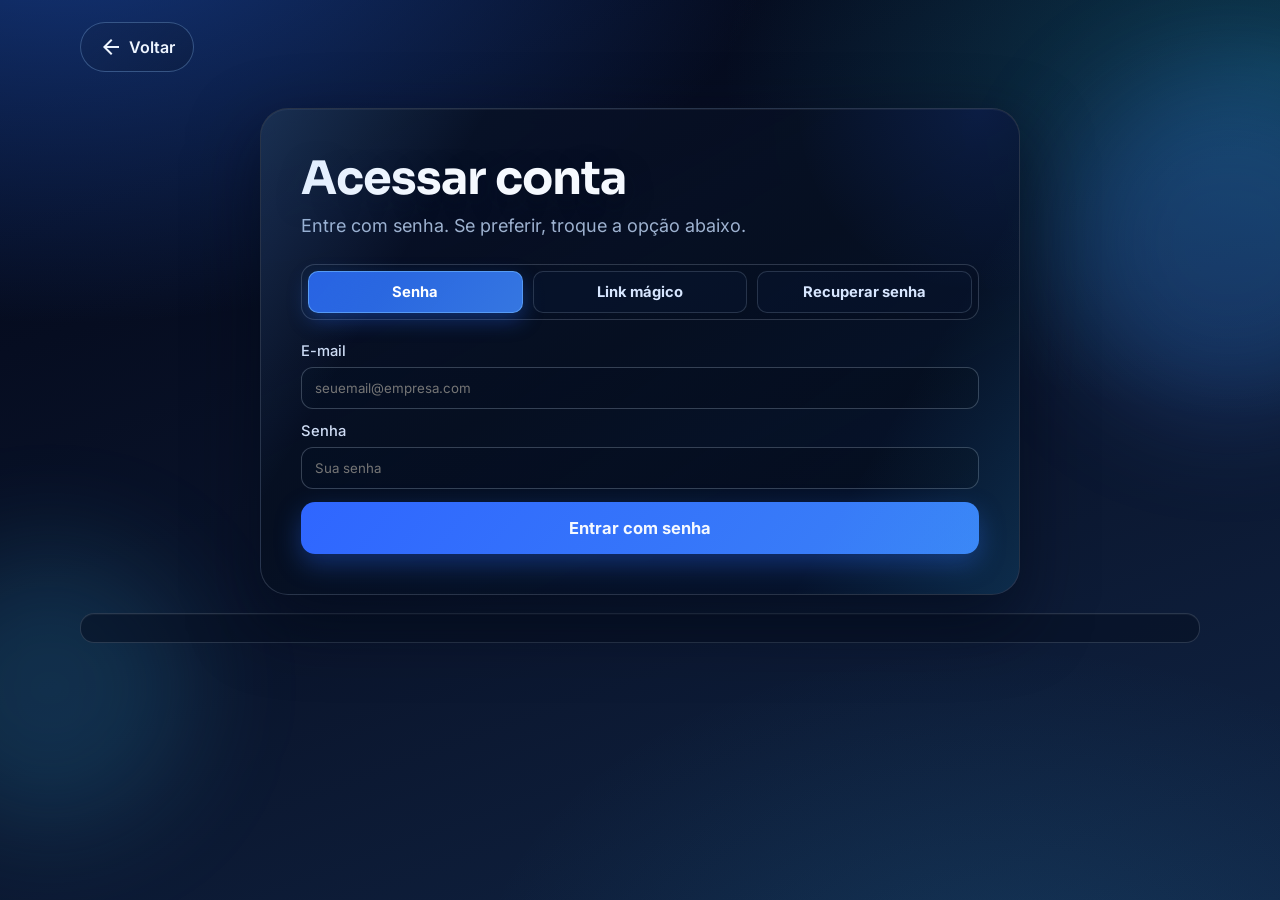
<file: perfil.html>
<!DOCTYPE html>
<html lang="pt-br">
<head>
  <meta charset="UTF-8">
  <meta name="viewport" content="width=device-width, initial-scale=1.0">
  <title>EvoPG | Perfil</title>
  <link rel="icon" type="image/png" href="img/grafic.png">
  <link rel="stylesheet" href="css/vendor-fonts.css">
  <link rel="stylesheet" href="css/profile.css">
</head>
<body>
  <div class="container profile-back-row">
    <a href="index.html" class="back-link"><i class="material-icons">arrow_back</i><span>Voltar</span></a>
  </div>

  <main class="container profile-main">
    <section class="panel panel-profile" id="profile-panel" hidden>
      <h1 id="profile-title">Seu perfil</h1>
      <p class="subtitle" id="profile-subtitle">Acesse sua conta, plataforma e assinatura.</p>

      <div class="identity-grid" id="profile-identity-grid">
        <div class="identity-item identity-item-user">
          <div class="identity-user-row">
            <span class="profile-avatar" id="profile-avatar" aria-hidden="true">--</span>
            <div class="identity-user-meta">
              <span class="label">Nome</span>
              <strong id="profile-name">-</strong>
            </div>
          </div>
          <div class="profile-technical-row">
            <span class="technical-label">Usu&aacute;rio ID</span>
            <code id="profile-user-id" class="technical-id">-</code>
            <button type="button" class="copy-id-btn" id="copy-user-id-btn" aria-label="Copiar ID de usu&aacute;rio" title="Copiar ID">
              <i class="material-icons" aria-hidden="true">content_copy</i>
            </button>
          </div>
        </div>
        <div class="identity-item identity-item-contact">
          <span class="label">E-mail</span>
          <strong id="profile-email">-</strong>
          <div class="identity-subitem" id="profile-role-item" hidden>
            <span class="label">Função</span>
            <strong id="profile-role">-</strong>
          </div>
        </div>
      </div>

      <div class="action-row" id="profile-action-row">
        <div class="action-row-primary">
          <button type="button" class="btn btn-secondary" id="manage-subscription-btn">Gerenciar assinatura</button>
          <button type="button" class="btn btn-ghost" id="toggle-company-section-btn">Configuração da empresa</button>
          <button type="button" class="btn btn-ghost" id="toggle-integrations-section-btn">Integra&ccedil;&otilde;es</button>
          <button type="button" class="btn btn-ghost" id="toggle-password-section-btn">Alterar senha</button>
        </div>
        <button type="button" class="btn btn-logout" id="logout-btn">Sair</button>
      </div>

      <section class="company-section" id="company-section" hidden>
        <h2 id="company-section-title">Ficha fiscal da empresa</h2>
        <p class="hint" id="company-section-hint">Preencha os dados fiscais para concluir o cadastro da empresa no EvoPG.</p>
        <div class="tax-person-type-switch" id="tax-person-type-switch" role="group" aria-label="Tipo de cadastro fiscal">
          <button
            type="button"
            class="tax-person-type-btn is-active"
            id="tax-person-company-btn"
            data-person-type="company"
            aria-pressed="true"
          >
            Pessoa jur&iacute;dica
          </button>
          <button
            type="button"
            class="tax-person-type-btn"
            id="tax-person-individual-btn"
            data-person-type="individual"
            aria-pressed="false"
          >
            Pessoa f&iacute;sica
          </button>
        </div>
        <form id="company-form" class="form-grid company-form-grid">
          <label class="field" id="company-document-field">
            <span id="company-document-label">CNPJ</span>
            <input
              type="text"
              id="company-cnpj"
              inputmode="numeric"
              maxlength="14"
              placeholder="Somente n&uacute;meros (14 d&iacute;gitos)"
              autocomplete="off"
              required
            >
          </label>
          <label class="field" id="company-state-registration-field">
            <span>Inscri&ccedil;&atilde;o Estadual (IE)</span>
            <input
              type="text"
              id="company-state-registration"
              maxlength="40"
              placeholder="Ex.: 123456789"
              autocomplete="off"
              required
            >
          </label>
          <label class="field" id="company-municipal-registration-field">
            <span>Inscri&ccedil;&atilde;o Municipal (IM)</span>
            <input
              type="text"
              id="company-municipal-registration"
              maxlength="40"
              placeholder="Ex.: 987654321"
              autocomplete="off"
              required
            >
          </label>
          <div class="field field-tax-regime" id="company-tax-regime-field">
            <span id="company-tax-regime-field-label">Regime Tribut&aacute;rio</span>
            <select id="company-tax-regime" class="tax-regime-native" aria-hidden="true" tabindex="-1">
              <option value="">Selecione o regime</option>
              <option value="MEI">MEI</option>
              <option value="SIMPLES">Simples Nacional</option>
              <option value="PRESUMIDO">Lucro Presumido</option>
              <option value="REAL">Lucro Real</option>
            </select>
            <div class="tax-regime-dropdown" id="company-tax-regime-dropdown">
              <button
                type="button"
                class="tax-regime-trigger"
                id="company-tax-regime-trigger"
                aria-haspopup="listbox"
                aria-expanded="false"
                aria-labelledby="company-tax-regime-field-label company-tax-regime-label"
              >
                <span id="company-tax-regime-label">Selecione o regime</span>
                <i class="material-icons" aria-hidden="true">expand_more</i>
              </button>
              <div class="tax-regime-menu-wrap" id="company-tax-regime-menu-wrap" hidden>
                <ul class="tax-regime-menu" id="company-tax-regime-menu" role="listbox" aria-label="Regime Tribut&aacute;rio">
                  <li><button type="button" class="tax-regime-option tax-regime-option-placeholder" data-tax-regime-option="" role="option">Selecione o regime</button></li>
                  <li><button type="button" class="tax-regime-option" data-tax-regime-option="MEI" role="option">MEI</button></li>
                  <li><button type="button" class="tax-regime-option" data-tax-regime-option="SIMPLES" role="option">Simples Nacional</button></li>
                  <li><button type="button" class="tax-regime-option" data-tax-regime-option="PRESUMIDO" role="option">Lucro Presumido</button></li>
                  <li><button type="button" class="tax-regime-option" data-tax-regime-option="REAL" role="option">Lucro Real</button></li>
                </ul>
              </div>
            </div>
          </div>
          <button type="submit" class="btn btn-primary" id="company-save-btn">Salvar ficha fiscal</button>
        </form>
      </section>

      <section class="integrations-section" id="integrations-section" hidden>
        <h2>Integra&ccedil;&otilde;es de pagamento</h2>
        <p class="hint">Conecte sua conta do Mercado Pago para gerar checkout na tela de pedidos.</p>
        <article class="integration-card" id="mp-integration-card">
          <div class="integration-card-top">
            <div class="integration-card-title-wrap">
              <span class="integration-kicker">Mercado Pago</span>
              <p class="integration-status-text" id="mp-connection-status-text">Status não consultado.</p>
            </div>
            <span class="integration-pill is-unknown" id="mp-connection-pill">Não verificado</span>
          </div>
          <p class="integration-meta" id="mp-connection-meta">Use os botões abaixo para conectar, consultar status ou desconectar.</p>
          <div class="integration-actions">
            <button type="button" class="btn btn-primary" id="mp-connect-btn">
              <img src="img/mp.ico" alt="" aria-hidden="true" class="mp-connect-icon">
              <span>Conectar Mercado Pago</span>
            </button>
            <button type="button" class="btn btn-ghost" id="mp-refresh-status-btn">Atualizar status</button>
            <button type="button" class="btn btn-logout" id="mp-disconnect-btn">Desconectar</button>
          </div>
        </article>
      </section>

      <div class="platform-cta-wrap" id="profile-platform-cta">
        <button type="button" class="platform-cta-btn" id="open-platform-btn">
          <span class="platform-cta-energy" aria-hidden="true"></span>
          <span class="platform-cta-shine" aria-hidden="true"></span>
          <span class="platform-cta-main">
            <span class="platform-cta-icon-wrap" aria-hidden="true">
              <img src="img/grafic.png" alt="" class="platform-cta-icon">
            </span>
            <span class="platform-cta-title">EvoPG</span>
          </span>
        </button>
        <span class="platform-cta-subtitle">Ir para a plataforma</span>
      </div>

      <section id="password-section" hidden>
        <hr class="divider">

        <h2>Definir senha</h2>
        <p class="hint">Se voc&ecirc; entrou por link m&aacute;gico, crie uma senha para os pr&oacute;ximos acessos.</p>
        <form id="set-password-form" class="form-grid">
          <label class="field">
            <span>Nova senha</span>
            <input type="password" id="new-password" minlength="8" required placeholder="M&iacute;nimo 8 caracteres">
          </label>
          <label class="field">
            <span>Confirmar senha</span>
            <input type="password" id="confirm-password" minlength="8" required placeholder="Repita a senha">
          </label>
          <button type="submit" class="btn btn-primary">Salvar senha</button>
        </form>
      </section>
    </section>

    <section class="panel panel-auth" id="auth-panel">
      <h1>Acessar conta</h1>
      <p class="subtitle">Entre com senha. Se preferir, troque a op&ccedil;&atilde;o abaixo.</p>

      <div class="auth-mode-switch" role="tablist" aria-label="Forma de acesso">
        <button
          type="button"
          class="auth-mode-btn is-active"
          data-auth-mode="password"
          role="tab"
          aria-selected="true"
        >
          Senha
        </button>
        <button
          type="button"
          class="auth-mode-btn"
          data-auth-mode="magic"
          role="tab"
          aria-selected="false"
        >
          Link m&aacute;gico
        </button>
        <button
          type="button"
          class="auth-mode-btn"
          data-auth-mode="recovery"
          role="tab"
          aria-selected="false"
        >
          Recuperar senha
        </button>
      </div>

      <form id="password-login-form" class="form-grid auth-mode-panel" data-auth-mode-panel="password">
        <label class="field">
          <span>E-mail</span>
          <input type="email" id="auth-email" required placeholder="seuemail@empresa.com">
        </label>
        <label class="field">
          <span>Senha</span>
          <input type="password" id="auth-password" required placeholder="Sua senha">
        </label>
        <button type="submit" class="btn btn-primary">Entrar com senha</button>
      </form>

      <form id="magic-link-form" class="form-grid auth-mode-panel" data-auth-mode-panel="magic" hidden>
        <label class="field">
          <span>E-mail</span>
          <input type="email" id="magic-email" required placeholder="seuemail@empresa.com">
        </label>
        <button type="submit" class="btn btn-secondary">Enviar link de acesso</button>
      </form>

      <form id="recovery-form" class="form-grid compact auth-mode-panel" data-auth-mode-panel="recovery" hidden>
        <label class="field">
          <span>E-mail para criar/recuperar senha</span>
          <input type="email" id="recovery-email" required placeholder="seuemail@empresa.com">
        </label>
        <button type="submit" class="btn btn-ghost">Enviar link para definir senha</button>
      </form>
    </section>

    <p id="profile-status" class="status" role="status" aria-live="polite"></p>
  </main>

  <script src="js/vendor/supabase-js-v2.js"></script>
  <script>
    window.EVOPG_PROFILE_CONFIG = {
      functionUrl: "https://iihqakwfqlkpsutnfpvq.functions.supabase.co/criar-checkout",
      supabaseUrl: "https://iihqakwfqlkpsutnfpvq.supabase.co",
      anonKey: "sb_publishable_46k9q7qFFM6uwlE9T957kA_KkYjOYZt",
      profileUrl: "https://evopg-site.vercel.app/perfil.html",
      platformUrl: "https://evopg-plataforma.vercel.app/login.html",
      persistSession: true
    };
  </script>
  <script src="js/profile.js"></script>
</body>
</html>
</file>
<file: css/vendor-fonts.css>
/* Local font assets to avoid remote stylesheet dependencies. */
@font-face {
  font-family: "Inter";
  font-style: normal;
  font-weight: 100 900;
  font-display: swap;
  src: url("../fonts/inter-v20-latin.woff2") format("woff2");
}

@font-face {
  font-family: "Sora";
  font-style: normal;
  font-weight: 600 800;
  font-display: swap;
  src: url("../fonts/sora-v17-latin.woff2") format("woff2");
}

@font-face {
  font-family: "Material Icons";
  font-style: normal;
  font-weight: 400;
  font-display: block;
  src: url("../fonts/material-icons-v145.woff2") format("woff2");
}

.material-icons {
  font-family: "Material Icons", sans-serif;
  font-weight: normal;
  font-style: normal;
  font-size: 24px;
  line-height: 1;
  letter-spacing: normal;
  text-transform: none;
  display: inline-block;
  white-space: nowrap;
  word-wrap: normal;
  direction: ltr;
  font-feature-settings: "liga";
  -webkit-font-feature-settings: "liga";
  -webkit-font-smoothing: antialiased;
}
</file>
<file: css/profile.css>
* {
  box-sizing: border-box;
  margin: 0;
  padding: 0;
  font-family: "Inter", sans-serif;
}

[hidden] {
  display: none !important;
}

:root {
  --bg-0: #020617;
  --bg-1: #0a142b;
  --bg-2: #102444;
  --panel: rgba(8, 18, 40, 0.72);
  --panel-soft: rgba(10, 24, 52, 0.58);
  --panel-border: rgba(148, 163, 184, 0.24);
  --panel-border-strong: rgba(148, 197, 255, 0.42);
  --text: #e7eefc;
  --muted: #9db1cf;
  --primary: #2f66ff;
  --primary-hover: #2056ea;
  --secondary: #133ba0;
  --success: #22c55e;
  --error: #fb7185;
}

body {
  min-height: 100vh;
  color: var(--text);
  background:
    radial-gradient(1200px 720px at 5% -12%, rgba(44, 118, 255, 0.46), transparent 60%),
    radial-gradient(900px 560px at 100% 8%, rgba(34, 211, 238, 0.22), transparent 62%),
    radial-gradient(800px 520px at 78% 110%, rgba(56, 189, 248, 0.12), transparent 66%),
    linear-gradient(160deg, var(--bg-0) 0%, var(--bg-1) 52%, var(--bg-2) 100%);
}

body::before,
body::after {
  content: "";
  position: fixed;
  z-index: -1;
  pointer-events: none;
  border-radius: 999px;
  filter: blur(54px);
}

body::before {
  width: 340px;
  height: 340px;
  top: 8%;
  right: -120px;
  background: rgba(59, 130, 246, 0.24);
}

body::after {
  width: 280px;
  height: 280px;
  left: -90px;
  bottom: 8%;
  background: rgba(56, 189, 248, 0.16);
}

.container {
  width: min(1120px, calc(100% - 40px));
  margin: 0 auto;
}

.profile-back-row {
  padding: 22px 0 0;
}

.back-link {
  justify-self: start;
  display: inline-flex;
  align-items: center;
  gap: 6px;
  color: #eef5ff;
  text-decoration: none;
  padding: 12px 18px;
  border-radius: 999px;
  border: 1px solid rgba(147, 197, 253, 0.3);
  background: linear-gradient(140deg, rgba(17, 39, 86, 0.66), rgba(12, 26, 56, 0.45));
  font-weight: 600;
  transition: transform 0.2s ease, border-color 0.2s ease, background 0.2s ease;
}

.back-link:hover {
  transform: translateY(-1px);
  border-color: rgba(191, 219, 254, 0.72);
  background: linear-gradient(140deg, rgba(28, 64, 142, 0.7), rgba(15, 39, 87, 0.5));
}

.profile-main {
  padding: 14px 0 52px;
}

.panel {
  position: relative;
  overflow: hidden;
  border: 1px solid var(--panel-border);
  border-radius: 28px;
  background:
    linear-gradient(152deg, rgba(8, 18, 40, 0.86), rgba(6, 14, 32, 0.78) 48%, rgba(6, 21, 48, 0.84)),
    var(--panel);
  box-shadow:
    0 26px 68px rgba(2, 8, 24, 0.6),
    inset 0 1px 0 rgba(255, 255, 255, 0.06);
  backdrop-filter: blur(8px);
  padding: 40px;
  animation: fadeUp 0.5s ease both;
}

.panel::before {
  content: "";
  position: absolute;
  inset: 0;
  pointer-events: none;
  background: linear-gradient(120deg, rgba(96, 165, 250, 0.2), transparent 22%, transparent 78%, rgba(56, 189, 248, 0.14));
}

.panel::after {
  content: "";
  position: absolute;
  width: 360px;
  height: 360px;
  right: -140px;
  top: -180px;
  border-radius: 999px;
  pointer-events: none;
  background: radial-gradient(circle, rgba(37, 99, 235, 0.16), transparent 72%);
}

.panel + .panel {
  margin-top: 22px;
}

h1,
h2 {
  font-family: "Sora", "Inter", sans-serif;
  letter-spacing: -0.02em;
}

h1 {
  font-size: clamp(2.15rem, 3.6vw, 3.1rem);
  margin-bottom: 8px;
  color: #f5f9ff;
  text-shadow: 0 8px 24px rgba(8, 17, 37, 0.52);
}

h2 {
  margin-bottom: 10px;
  font-size: clamp(1.25rem, 2.4vw, 1.55rem);
}

.subtitle {
  color: var(--muted);
  margin-bottom: 28px;
  font-size: clamp(1rem, 1.4vw, 1.22rem);
}

.identity-grid {
  display: grid;
  grid-template-columns: minmax(0, 1.25fr) minmax(0, 1fr);
  gap: 16px;
  align-items: start;
}

.identity-item {
  position: relative;
  border: 1px solid rgba(148, 163, 184, 0.28);
  border-radius: 18px;
  padding: 18px 16px;
  background:
    linear-gradient(155deg, rgba(3, 13, 33, 0.86), rgba(4, 16, 38, 0.74)),
    rgba(2, 6, 23, 0.46);
  box-shadow: inset 0 1px 0 rgba(191, 219, 254, 0.05);
  transition: transform 0.2s ease, border-color 0.2s ease, background 0.2s ease;
  animation: fadeUp 0.55s ease both;
}

.identity-item:nth-child(2) {
  animation-delay: 0.03s;
}

.identity-item:nth-child(3) {
  animation-delay: 0.06s;
}

.identity-item:hover {
  transform: translateY(-2px);
  border-color: rgba(147, 197, 253, 0.56);
  background: linear-gradient(155deg, rgba(5, 19, 46, 0.9), rgba(5, 18, 42, 0.78));
}

.identity-item-user {
  display: grid;
  gap: 12px;
}

.identity-item-contact {
  display: grid;
  gap: 12px;
}

.identity-user-row {
  display: flex;
  align-items: center;
  gap: 14px;
}

.profile-avatar {
  width: 52px;
  height: 52px;
  border-radius: 999px;
  display: inline-flex;
  align-items: center;
  justify-content: center;
  font-weight: 800;
  font-size: 1rem;
  letter-spacing: 0.04em;
  color: #dbeafe;
  border: 1px solid rgba(147, 197, 253, 0.44);
  background:
    radial-gradient(circle at 30% 30%, rgba(125, 211, 252, 0.28), rgba(59, 130, 246, 0.16) 60%, rgba(37, 99, 235, 0.08)),
    rgba(8, 20, 44, 0.78);
}

.identity-user-meta {
  min-width: 0;
}

.profile-technical-row {
  display: inline-flex;
  align-items: center;
  gap: 10px;
  padding: 8px 10px;
  border-radius: 12px;
  border: 1px solid rgba(148, 163, 184, 0.22);
  background: rgba(2, 6, 23, 0.34);
}

.technical-label {
  font-size: 0.72rem;
  letter-spacing: 0.08em;
  text-transform: uppercase;
  color: #93a9c8;
  font-weight: 600;
}

.technical-id {
  flex: 1;
  min-width: 0;
  color: #dbeafe;
  font-size: 0.86rem;
  letter-spacing: 0.01em;
  font-family: ui-monospace, "SFMono-Regular", Menlo, Monaco, Consolas, "Liberation Mono", monospace;
  overflow: hidden;
  text-overflow: ellipsis;
  white-space: nowrap;
  max-width: min(36ch, 52vw);
}

.copy-id-btn {
  border: 0;
  width: 30px;
  height: 30px;
  border-radius: 9px;
  display: inline-flex;
  align-items: center;
  justify-content: center;
  color: #b8cae7;
  background: rgba(15, 23, 42, 0.6);
  cursor: pointer;
  transition: background 0.2s ease, color 0.2s ease, transform 0.2s ease;
}

.copy-id-btn .material-icons {
  font-size: 16px;
  line-height: 1;
}

.copy-id-btn:hover {
  color: #eff6ff;
  background: rgba(37, 99, 235, 0.42);
  transform: translateY(-1px);
}

.copy-id-btn:disabled {
  opacity: 0.5;
  cursor: not-allowed;
  transform: none;
}

.label {
  display: block;
  color: #a8bddc;
  font-size: 0.8rem;
  letter-spacing: 0.08em;
  text-transform: uppercase;
  margin-bottom: 8px;
  font-weight: 600;
}

.identity-item strong {
  display: block;
  word-break: normal;
  overflow-wrap: break-word;
  text-wrap: pretty;
  color: #f0f6ff;
  font-size: clamp(1.1rem, 1.6vw, 1.4rem);
  line-height: 1.28;
}

#profile-email {
  font-size: clamp(1rem, 1.3vw, 1.22rem);
  line-height: 1.3;
  letter-spacing: 0.005em;
}

.identity-subitem {
  width: fit-content;
  max-width: 100%;
  padding-top: 10px;
  border-top: 1px solid rgba(148, 163, 184, 0.16);
}

.identity-subitem .label {
  margin-bottom: 6px;
  font-size: 0.72rem;
  color: #8fa6c9;
}

#profile-role {
  font-size: clamp(0.96rem, 1.1vw, 1.08rem);
  line-height: 1.2;
  color: #d9e8ff;
}

.action-row {
  margin-top: 20px;
  display: grid;
  grid-template-columns: 1fr auto;
  align-items: center;
  gap: 14px;
  animation: fadeUp 0.55s ease both;
  animation-delay: 0.1s;
}

.action-row-primary {
  display: flex;
  flex-wrap: wrap;
  gap: 12px;
}

.btn {
  border: none;
  border-radius: 14px;
  min-height: 52px;
  padding: 12px 20px;
  color: #f5f9ff;
  font-weight: 700;
  font-size: 1.03rem;
  cursor: pointer;
  transition: transform 0.2s ease, filter 0.2s ease, box-shadow 0.2s ease, border-color 0.2s ease;
}

.btn:hover {
  transform: translateY(-1px);
  filter: brightness(1.05);
}

.btn:disabled {
  opacity: 0.65;
  cursor: not-allowed;
  transform: none;
  filter: none;
}

.btn-primary {
  background: linear-gradient(130deg, var(--primary), #3b82f6);
  box-shadow: 0 10px 26px rgba(37, 99, 235, 0.38);
}

.btn-primary:hover {
  background: linear-gradient(130deg, var(--primary-hover), #2563eb);
}

.btn-secondary {
  background: linear-gradient(130deg, #1141b1, #1f5de7);
  box-shadow: 0 10px 24px rgba(29, 78, 216, 0.35);
}

.btn-secondary:hover {
  background: linear-gradient(130deg, #0f3c9f, #1c52cf);
}

.btn-ghost {
  background: rgba(7, 19, 44, 0.56);
  border: 1px solid rgba(148, 163, 184, 0.36);
}

.btn-ghost:hover {
  border-color: rgba(147, 197, 253, 0.64);
  background: rgba(10, 28, 60, 0.62);
}

.btn-logout {
  min-height: 50px;
  padding: 11px 22px;
  border-radius: 14px;
  border: 1px solid rgba(251, 113, 133, 0.45);
  background:
    linear-gradient(145deg, rgba(40, 12, 21, 0.86), rgba(25, 8, 16, 0.72)),
    rgba(30, 10, 20, 0.64);
  color: #fecdd3;
  font-weight: 700;
  font-size: 0.95rem;
  letter-spacing: 0.01em;
  box-shadow:
    inset 0 1px 0 rgba(255, 255, 255, 0.04),
    0 10px 20px rgba(40, 12, 21, 0.4);
}

.btn-logout:hover {
  transform: translateY(-1px);
  filter: brightness(1.06);
  border-color: rgba(251, 113, 133, 0.72);
  color: #ffe4e6;
  background:
    linear-gradient(145deg, rgba(62, 14, 29, 0.92), rgba(35, 10, 20, 0.8)),
    rgba(35, 10, 20, 0.7);
  box-shadow:
    0 0 0 1px rgba(251, 113, 133, 0.15) inset,
    0 0 18px rgba(251, 113, 133, 0.2),
    0 14px 28px rgba(40, 12, 21, 0.48);
}

.btn-logout:disabled {
  opacity: 0.62;
  transform: none;
  filter: none;
  box-shadow: none;
}

.company-section {
  margin-top: 24px;
  position: relative;
  z-index: 3;
  overflow: visible;
  max-height: var(--company-section-max-height, 1200px);
  border: 1px solid rgba(148, 163, 184, 0.24);
  border-radius: 18px;
  background: linear-gradient(150deg, rgba(6, 16, 38, 0.66), rgba(4, 13, 31, 0.58));
  padding: 22px;
  opacity: 1;
  transform: translateY(0);
  transform-origin: top center;
  transition:
    max-height 0.26s cubic-bezier(0.4, 0, 0.2, 1),
    opacity 0.2s ease,
    transform 0.26s ease,
    padding-top 0.22s ease,
    padding-bottom 0.22s ease,
    margin-top 0.22s ease,
    border-color 0.2s ease;
  animation: fadeUp 0.55s ease both;
  animation-delay: 0.13s;
}

.company-section.is-hiding {
  overflow: hidden;
  max-height: 0;
  opacity: 0;
  transform: translateY(-10px);
  margin-top: 10px;
  padding-top: 0;
  padding-bottom: 0;
  border-color: rgba(148, 163, 184, 0);
  pointer-events: none;
}

.panel-profile {
  overflow: visible;
}

.company-section h2 {
  margin-bottom: 8px;
}

.company-section .hint {
  margin-bottom: 14px;
}

.tax-person-type-switch {
  display: inline-flex;
  align-items: center;
  gap: 8px;
  margin-bottom: 14px;
  padding: 4px;
  border: 1px solid rgba(148, 163, 184, 0.3);
  border-radius: 12px;
  background: linear-gradient(145deg, rgba(6, 18, 42, 0.78), rgba(4, 14, 33, 0.66));
}

.tax-person-type-btn {
  border: 1px solid rgba(148, 163, 184, 0.34);
  border-radius: 10px;
  padding: 8px 12px;
  min-height: 40px;
  background: rgba(8, 22, 48, 0.62);
  color: #d7e6ff;
  font-size: 0.92rem;
  font-weight: 700;
  cursor: pointer;
  transition: transform 0.2s ease, border-color 0.2s ease, background 0.2s ease, box-shadow 0.2s ease;
}

.tax-person-type-btn:hover {
  transform: translateY(-1px);
  border-color: rgba(125, 211, 252, 0.72);
  background: rgba(14, 36, 78, 0.7);
}

.tax-person-type-btn.is-active {
  border-color: rgba(96, 165, 250, 0.88);
  background: linear-gradient(130deg, rgba(37, 99, 235, 0.94), rgba(59, 130, 246, 0.88));
  color: #ffffff;
  box-shadow: 0 8px 18px rgba(37, 99, 235, 0.34);
}

.tax-person-type-btn:disabled {
  opacity: 0.62;
  cursor: not-allowed;
  transform: none;
}

.company-form-grid {
  grid-template-columns: repeat(2, minmax(0, 1fr));
}

.company-form-grid > button[type="submit"] {
  justify-self: start;
}

.integrations-section {
  margin-top: 22px;
  border: 1px solid rgba(148, 163, 184, 0.24);
  border-radius: 18px;
  background: linear-gradient(150deg, rgba(6, 16, 38, 0.66), rgba(4, 13, 31, 0.58));
  padding: 22px;
  animation: fadeUp 0.55s ease both;
  animation-delay: 0.15s;
}

.integrations-section .hint {
  margin-bottom: 14px;
}

.integration-card {
  border: 1px solid rgba(148, 163, 184, 0.26);
  border-radius: 16px;
  background:
    linear-gradient(150deg, rgba(5, 18, 42, 0.78), rgba(4, 14, 33, 0.7)),
    rgba(6, 15, 36, 0.5);
  padding: 16px;
  display: grid;
  gap: 12px;
}

.integration-card-top {
  display: flex;
  align-items: flex-start;
  justify-content: space-between;
  gap: 10px;
  flex-wrap: wrap;
}

.integration-card-title-wrap {
  min-width: 0;
}

.integration-kicker {
  display: inline-flex;
  align-items: center;
  padding: 6px 10px;
  border-radius: 999px;
  border: 1px solid rgba(147, 197, 253, 0.44);
  background: rgba(30, 64, 175, 0.26);
  color: #dbeafe;
  font-size: 0.76rem;
  text-transform: uppercase;
  letter-spacing: 0.08em;
  font-weight: 700;
}

.integration-status-text {
  margin-top: 8px;
  color: #d0ddf4;
  font-size: 0.95rem;
  line-height: 1.4;
}

.integration-pill {
  display: inline-flex;
  align-items: center;
  min-height: 30px;
  padding: 6px 10px;
  border-radius: 999px;
  border: 1px solid rgba(148, 163, 184, 0.46);
  background: rgba(15, 23, 42, 0.58);
  color: #dbeafe;
  font-size: 0.82rem;
  font-weight: 700;
  letter-spacing: 0.01em;
}

.integration-pill.is-connected {
  border-color: rgba(74, 222, 128, 0.54);
  background: rgba(22, 101, 52, 0.42);
  color: #bbf7d0;
}

.integration-pill.is-disconnected {
  border-color: rgba(251, 113, 133, 0.54);
  background: rgba(76, 17, 29, 0.46);
  color: #fecdd3;
}

.integration-pill.is-unknown {
  border-color: rgba(148, 163, 184, 0.4);
  background: rgba(30, 41, 59, 0.52);
  color: #cbd5e1;
}

.integration-meta {
  color: #b8cae8;
  font-size: 0.93rem;
  line-height: 1.4;
}

.integration-actions {
  display: flex;
  flex-wrap: wrap;
  gap: 10px;
}

.integration-actions .btn {
  min-height: 46px;
  padding: 10px 16px;
  font-size: 0.96rem;
}

#mp-connect-btn {
  display: inline-flex;
  align-items: center;
  justify-content: center;
  gap: 10px;
  background: linear-gradient(130deg, #00b1ea, #009ee3);
  color: #072a48;
  box-shadow: 0 10px 24px rgba(0, 158, 227, 0.35);
}

#mp-connect-btn:hover:not(:disabled) {
  background: linear-gradient(130deg, #00a0e8, #0088c6);
}

.mp-connect-icon {
  width: 18px;
  height: 18px;
  object-fit: contain;
  flex: 0 0 18px;
}

.platform-cta-wrap {
  margin-top: 34px;
  position: relative;
  z-index: 1;
  display: grid;
  justify-items: center;
  gap: 8px;
  text-align: center;
  animation: fadeUp 0.6s ease both;
  animation-delay: 0.16s;
}

.platform-cta-btn {
  position: relative;
  overflow: hidden;
  z-index: 0;
  display: inline-flex;
  align-items: center;
  justify-content: center;
  width: min(100%, 440px);
  min-width: 0;
  border: 1px solid rgba(147, 197, 253, 0.86);
  border-radius: 22px;
  background: linear-gradient(128deg, #2563eb 0%, #1e40af 58%, #0ea5e9 100%);
  color: #fff;
  padding: 15px 28px;
  font-weight: 800;
  cursor: pointer;
  transition: transform 0.2s ease, background 0.2s ease, border-color 0.2s ease, box-shadow 0.2s ease;
  box-shadow:
    0 0 0 1px rgba(191, 219, 254, 0.2) inset,
    0 16px 34px rgba(37, 99, 235, 0.44);
}

.platform-cta-btn::before {
  content: "";
  position: absolute;
  inset: -26px;
  background: radial-gradient(circle at 50% 50%, rgba(59, 130, 246, 0) 55%, rgba(96, 165, 250, 0.82) 70%, rgba(59, 130, 246, 0) 100%);
  opacity: 0;
  transform: scale(0.9);
  transition: opacity 0.25s ease, transform 0.25s ease;
  pointer-events: none;
}

.platform-cta-btn::after {
  content: "";
  position: absolute;
  inset: -6px;
  border-radius: inherit;
  border: 2px solid rgba(147, 197, 253, 0.65);
  opacity: 0;
  filter: blur(0.6px);
  transform: scale(0.98);
  transition: opacity 0.25s ease, transform 0.25s ease;
  pointer-events: none;
}

.platform-cta-energy {
  position: absolute;
  inset: -40px;
  border-radius: 999px;
  background: conic-gradient(from 0deg, rgba(56, 189, 248, 0), rgba(56, 189, 248, 0.45), rgba(59, 130, 246, 0) 40%, rgba(56, 189, 248, 0.65) 60%, rgba(59, 130, 246, 0));
  filter: blur(18px);
  opacity: 0;
  mix-blend-mode: screen;
  pointer-events: none;
  z-index: 1;
}

.platform-cta-shine {
  position: absolute;
  top: -130%;
  left: -36%;
  width: 42%;
  height: 360%;
  background: linear-gradient(90deg, rgba(255, 255, 255, 0), rgba(255, 255, 255, 0.26), rgba(255, 255, 255, 0));
  transform: rotate(22deg);
  opacity: 0.42;
  pointer-events: none;
  z-index: 1;
  transition: transform 0.9s ease;
}

.platform-cta-btn:hover {
  transform: translateY(-3px) scale(1.02);
  background: linear-gradient(128deg, #1d4ed8 0%, #1e3a8a 56%, #0284c7 100%);
  box-shadow:
    0 0 10px rgba(96, 165, 250, 0.6),
    0 0 24px rgba(59, 130, 246, 0.45),
    0 0 50px rgba(14, 116, 144, 0.35),
    0 20px 42px rgba(2, 6, 23, 0.55);
  animation: platformCharge 1.1s ease-out forwards, platformPulse 0.9s ease-in-out infinite alternate 1.1s;
}

.platform-cta-btn:hover::before {
  opacity: 1;
  transform: scale(1);
  animation: platformChargeAura 1.1s ease-out forwards, platformAura 0.6s ease-in-out infinite alternate 1.1s;
}

.platform-cta-btn:hover::after {
  opacity: 1;
  transform: scale(1.02);
  animation: platformChargeBorder 1.1s ease-out forwards, platformBorder 0.7s ease-in-out infinite alternate 1.1s;
}

.platform-cta-btn:hover .platform-cta-energy {
  opacity: 1;
  animation: platformChargeEnergy 1.1s ease-out forwards, platformEnergy 1.2s linear infinite 1.1s;
}

.platform-cta-btn:hover .platform-cta-shine {
  transform: translateX(250%) rotate(22deg);
}

.platform-cta-btn:disabled {
  opacity: 0.65;
  cursor: not-allowed;
  transform: none;
  animation: none;
}

.platform-cta-btn:disabled::before,
.platform-cta-btn:disabled::after,
.platform-cta-btn:disabled .platform-cta-energy {
  animation: none;
  opacity: 0;
}

.platform-cta-btn:disabled .platform-cta-shine {
  opacity: 0;
  transition: none;
}

.platform-cta-main {
  display: inline-flex;
  align-items: center;
  gap: 13px;
  position: relative;
  z-index: 2;
}

.platform-cta-icon-wrap {
  width: 50px;
  height: 50px;
  display: inline-flex;
  align-items: center;
  justify-content: center;
  border-radius: 14px;
  border: 1px solid rgba(191, 219, 254, 0.55);
  background: linear-gradient(145deg, rgba(255, 255, 255, 0.22), rgba(125, 211, 252, 0.16));
  box-shadow: inset 0 0 0 1px rgba(255, 255, 255, 0.14), 0 10px 20px rgba(2, 6, 23, 0.3);
}

.platform-cta-icon {
  width: 29px;
  height: 29px;
  object-fit: contain;
  filter: brightness(1.2) saturate(1.55) contrast(1.22) drop-shadow(0 4px 10px rgba(56, 189, 248, 0.7));
}

.platform-cta-title {
  font-family: "Sora", "Inter", sans-serif;
  font-size: clamp(1.9rem, 3.7vw, 2.3rem);
  font-weight: 800;
  line-height: 1;
  letter-spacing: 0.01em;
  background: linear-gradient(180deg, #ffffff 0%, #dbeafe 66%, #bfdbfe 100%);
  -webkit-background-clip: text;
  -webkit-text-fill-color: transparent;
  text-shadow: 0 8px 24px rgba(15, 23, 42, 0.5);
}

.platform-cta-subtitle {
  display: block;
  font-size: 1.02rem;
  color: rgba(219, 234, 254, 0.9);
  font-weight: 700;
  letter-spacing: 0.01em;
}

#password-section {
  margin-top: 30px;
  border: 1px solid rgba(148, 163, 184, 0.26);
  border-radius: 18px;
  background: linear-gradient(150deg, rgba(6, 16, 38, 0.7), rgba(4, 13, 31, 0.64));
  padding: 24px 22px;
}

.panel-profile.is-password-focus #password-section {
  margin-top: 12px;
  margin-left: auto;
  margin-right: auto;
  max-width: 560px;
}

.panel-profile.is-password-focus .divider {
  display: none;
}

.divider {
  border: none;
  border-top: 1px solid rgba(148, 163, 184, 0.22);
  margin: 0 0 18px;
}

.hint {
  color: var(--muted);
  margin-bottom: 16px;
}

.panel-auth {
  max-width: 760px;
  margin: 0 auto;
}

.auth-mode-switch {
  display: grid;
  grid-template-columns: repeat(3, minmax(0, 1fr));
  gap: 10px;
  margin-bottom: 16px;
  padding: 6px;
  border: 1px solid rgba(148, 163, 184, 0.28);
  border-radius: 14px;
  background: linear-gradient(145deg, rgba(7, 17, 38, 0.78), rgba(5, 14, 32, 0.65));
}

.auth-mode-btn {
  min-height: 42px;
  border: 1px solid rgba(148, 163, 184, 0.24);
  border-radius: 10px;
  background: rgba(8, 22, 48, 0.58);
  color: #d7e6ff;
  font-weight: 700;
  font-size: 0.92rem;
  cursor: pointer;
  transition: background 0.2s ease, border-color 0.2s ease, transform 0.2s ease;
}

.auth-mode-btn:hover {
  transform: translateY(-1px);
  border-color: rgba(147, 197, 253, 0.56);
  background: rgba(16, 42, 90, 0.64);
}

.auth-mode-btn.is-active {
  border-color: rgba(96, 165, 250, 0.82);
  background: linear-gradient(130deg, rgba(37, 99, 235, 0.95), rgba(59, 130, 246, 0.9));
  color: #ffffff;
  box-shadow: 0 8px 20px rgba(37, 99, 235, 0.36);
}

.auth-mode-btn:focus-visible {
  outline: 2px solid rgba(147, 197, 253, 0.9);
  outline-offset: 1px;
}

.auth-mode-panel {
  padding-top: 6px;
}

.form-grid {
  display: grid;
  gap: 13px;
}

.form-grid.compact {
  margin-top: 14px;
}

.field {
  display: grid;
  gap: 7px;
}

.field span {
  font-size: 0.92rem;
  color: #cfddf5;
  font-weight: 500;
}

.field input,
.field select {
  width: 100%;
  border: 1px solid rgba(148, 163, 184, 0.34);
  background: linear-gradient(145deg, rgba(5, 15, 35, 0.86), rgba(5, 14, 31, 0.72));
  color: var(--text);
  border-radius: 12px;
  padding: 12px 13px;
  outline: none;
  transition: border-color 0.2s ease, box-shadow 0.2s ease;
}

.field input:focus,
.field select:focus {
  border-color: rgba(96, 165, 250, 0.85);
  box-shadow: 0 0 0 2px rgba(59, 130, 246, 0.26);
}

.field select option {
  color: #0f172a;
}

.tax-regime-native {
  position: absolute !important;
  width: 1px !important;
  height: 1px !important;
  opacity: 0 !important;
  pointer-events: none !important;
  overflow: hidden !important;
}

.tax-regime-dropdown {
  position: relative;
  z-index: 4;
}

.tax-regime-dropdown.is-open {
  z-index: 60;
}

.tax-regime-trigger {
  width: 100%;
  min-height: 54px;
  border-radius: 18px;
  border: 1px solid rgba(147, 197, 253, 0.46);
  background:
    linear-gradient(145deg, rgba(8, 24, 55, 0.95), rgba(7, 20, 45, 0.82)),
    radial-gradient(circle at 10% 50%, rgba(56, 189, 248, 0.13), rgba(56, 189, 248, 0) 60%);
  color: #dbeafe;
  padding: 12px 16px 12px 18px;
  display: inline-flex;
  align-items: center;
  justify-content: space-between;
  gap: 10px;
  font-size: 1.02rem;
  font-weight: 600;
  cursor: pointer;
  box-shadow:
    inset 0 1px 0 rgba(191, 219, 254, 0.08),
    0 10px 22px rgba(2, 8, 24, 0.28);
  transition: border-color 0.2s ease, box-shadow 0.2s ease, filter 0.2s ease, transform 0.2s ease;
}

.tax-regime-trigger:hover {
  border-color: rgba(125, 211, 252, 0.72);
  filter: brightness(1.03);
}

.tax-regime-trigger:focus-visible {
  outline: none;
  border-color: rgba(125, 211, 252, 0.94);
  box-shadow:
    inset 0 1px 0 rgba(191, 219, 254, 0.1),
    0 0 0 2px rgba(56, 189, 248, 0.24),
    0 14px 28px rgba(2, 8, 24, 0.4);
}

.tax-regime-trigger .material-icons {
  font-size: 28px;
  line-height: 1;
  transition: transform 0.22s ease;
}

.tax-regime-dropdown.is-open .tax-regime-trigger {
  border-color: rgba(125, 211, 252, 0.94);
  box-shadow:
    inset 0 1px 0 rgba(191, 219, 254, 0.1),
    0 0 0 2px rgba(56, 189, 248, 0.2),
    0 14px 28px rgba(2, 8, 24, 0.36);
}

.tax-regime-dropdown.is-open .tax-regime-trigger .material-icons {
  transform: rotate(180deg);
}

.tax-regime-menu-wrap {
  position: absolute;
  top: calc(100% + 8px);
  left: 0;
  right: 0;
  z-index: 28;
  border-radius: 18px;
  border: 1px solid rgba(125, 211, 252, 0.45);
  background: linear-gradient(160deg, rgba(6, 18, 42, 0.97), rgba(4, 14, 34, 0.96));
  box-shadow:
    0 18px 42px rgba(2, 8, 24, 0.62),
    inset 0 1px 0 rgba(255, 255, 255, 0.05);
  overflow: hidden;
}

.tax-regime-dropdown.is-open-up .tax-regime-menu-wrap {
  top: auto;
  bottom: calc(100% + 8px);
}

.tax-regime-menu {
  list-style: none;
  margin: 0;
  padding: 8px;
  max-height: 260px;
  overflow: auto;
  display: grid;
  gap: 6px;
}

.tax-regime-option {
  width: 100%;
  border: 0;
  border-radius: 12px;
  background: transparent;
  color: #dbeafe;
  text-align: left;
  padding: 11px 12px;
  font-size: 1.02rem;
  line-height: 1.35;
  cursor: pointer;
  transition: background 0.2s ease, color 0.2s ease;
}

.tax-regime-option-placeholder {
  color: #9fb4d3;
}

.tax-regime-option:hover {
  background: rgba(37, 99, 235, 0.28);
  color: #f8fbff;
}

.tax-regime-option.is-selected {
  background: linear-gradient(135deg, rgba(37, 99, 235, 0.56), rgba(14, 165, 233, 0.42));
  color: #ffffff;
}

.tax-regime-trigger:disabled,
.tax-regime-option:disabled {
  opacity: 0.62;
  cursor: not-allowed;
}

.separator {
  margin: 16px 0;
  display: flex;
  align-items: center;
  gap: 12px;
  color: var(--muted);
}

.separator::before,
.separator::after {
  content: "";
  height: 1px;
  background: rgba(148, 163, 184, 0.35);
  flex: 1;
}

.status {
  margin-top: 18px;
  padding: 14px 16px;
  border-radius: 14px;
  border: 1px solid rgba(148, 163, 184, 0.24);
  background: rgba(7, 17, 37, 0.62);
  font-weight: 600;
  color: var(--muted);
  box-shadow: inset 0 1px 0 rgba(255, 255, 255, 0.04);
}

.status.is-success {
  color: var(--success);
  border-color: rgba(34, 197, 94, 0.34);
  background: rgba(9, 34, 20, 0.52);
}

.status.is-error {
  color: var(--error);
  border-color: rgba(251, 113, 133, 0.36);
  background: rgba(49, 18, 28, 0.5);
}

@keyframes fadeUp {
  from {
    opacity: 0;
    transform: translateY(12px);
  }
  to {
    opacity: 1;
    transform: translateY(0);
  }
}

@keyframes platformPulse {
  0% { filter: brightness(1); }
  100% { filter: brightness(1.25); }
}

@keyframes platformCharge {
  0% { filter: brightness(0.9); box-shadow: 0 0 0 rgba(96, 165, 250, 0), 0 0 0 rgba(59, 130, 246, 0), 0 20px 42px rgba(2, 6, 23, 0.55); }
  100% { filter: brightness(1.2); box-shadow: 0 0 10px rgba(96, 165, 250, 0.6), 0 0 24px rgba(59, 130, 246, 0.45), 0 0 50px rgba(14, 116, 144, 0.35), 0 20px 42px rgba(2, 6, 23, 0.55); }
}

@keyframes platformAura {
  0% { opacity: 0.7; transform: scale(0.95); }
  100% { opacity: 1; transform: scale(1.05); }
}

@keyframes platformChargeAura {
  0% { opacity: 0; transform: scale(0.92); }
  100% { opacity: 1; transform: scale(1); }
}

@keyframes platformBorder {
  0% { opacity: 0.55; filter: blur(0.4px); box-shadow: 0 0 8px rgba(59, 130, 246, 0.6); }
  100% { opacity: 1; filter: blur(1.2px); box-shadow: 0 0 18px rgba(56, 189, 248, 0.85); }
}

@keyframes platformChargeBorder {
  0% { opacity: 0; filter: blur(0); box-shadow: 0 0 0 rgba(56, 189, 248, 0); }
  100% { opacity: 1; filter: blur(0.8px); box-shadow: 0 0 12px rgba(56, 189, 248, 0.75); }
}

@keyframes platformEnergy {
  0% { transform: rotate(0deg) scale(0.96); }
  100% { transform: rotate(360deg) scale(1.02); }
}

@keyframes platformChargeEnergy {
  0% { opacity: 0; transform: rotate(0deg) scale(0.9); }
  100% { opacity: 1; transform: rotate(90deg) scale(1); }
}

@media (max-width: 1024px) {
  .container {
    width: min(1040px, calc(100% - 32px));
  }

  .panel {
    padding: 30px;
  }

  .identity-grid {
    grid-template-columns: repeat(2, minmax(0, 1fr));
  }

  .company-form-grid {
    grid-template-columns: 1fr;
  }
}

@media (max-width: 760px) {
  .profile-back-row {
    padding-top: 14px;
  }

  .profile-main {
    padding-top: 12px;
  }

  .panel {
    padding: 22px;
    border-radius: 22px;
  }

  h1 {
    font-size: clamp(1.85rem, 8vw, 2.3rem);
  }

  .subtitle {
    margin-bottom: 18px;
  }

  .identity-grid {
    grid-template-columns: 1fr;
  }

  .identity-item strong {
    font-size: 1.12rem;
  }

  .btn {
    width: 100%;
    justify-content: center;
  }

  .action-row {
    grid-template-columns: 1fr;
    gap: 10px;
  }

  .action-row-primary {
    width: 100%;
  }

  .btn-logout {
    width: auto;
    justify-self: start;
    padding: 10px 18px;
  }

  .profile-technical-row {
    width: 100%;
  }

  .technical-id {
    max-width: calc(100% - 120px);
  }

  .platform-cta-wrap {
    margin-top: 24px;
  }

  .company-section {
    margin-top: 18px;
    padding: 18px;
  }

  .integrations-section {
    margin-top: 18px;
    padding: 18px;
  }

  .integration-card {
    padding: 14px;
  }

  .tax-person-type-switch {
    width: 100%;
    display: grid;
    grid-template-columns: repeat(2, minmax(0, 1fr));
  }

  .tax-person-type-btn {
    width: 100%;
    justify-content: center;
  }

  .company-form-grid > button[type="submit"] {
    justify-self: stretch;
  }

  .platform-cta-btn {
    width: min(100%, 420px);
    padding: 13px 20px;
  }

  .platform-cta-icon-wrap {
    width: 44px;
    height: 44px;
  }

  .platform-cta-icon {
    width: 26px;
    height: 26px;
  }

  .platform-cta-title {
    font-size: clamp(1.72rem, 8vw, 2.05rem);
  }

  .status {
    font-size: 0.96rem;
  }

  .auth-mode-switch {
    grid-template-columns: 1fr;
  }
}

@media (prefers-reduced-motion: reduce) {
  *,
  *::before,
  *::after {
    animation: none !important;
    transition: none !important;
  }
}
</file>
